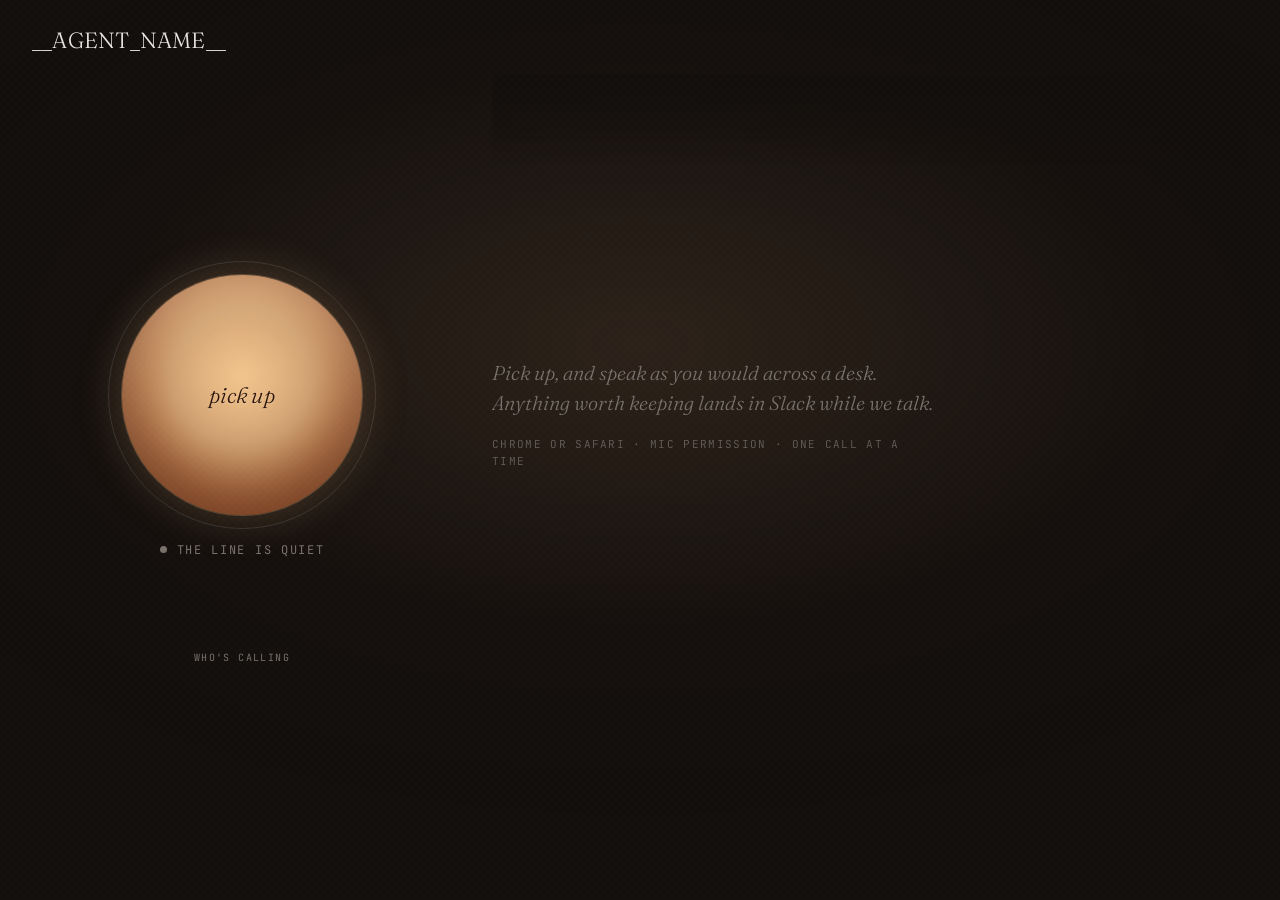
<file: voice-bridge/static/index.html>
<!doctype html>
<html lang="en">
<head>
<meta charset="utf-8">
<meta name="viewport" content="width=device-width, initial-scale=1, viewport-fit=cover">
<meta name="theme-color" content="#120F0D">
<title>__AGENT_NAME__ · the line</title>
<link rel="preconnect" href="https://fonts.googleapis.com">
<link rel="preconnect" href="https://fonts.gstatic.com" crossorigin>
<link href="https://fonts.googleapis.com/css2?family=Fraunces:ital,opsz,wght@0,9..144,300;0,9..144,400;1,9..144,300&family=Literata:ital,opsz,wght@0,7..72,400;1,7..72,400&family=JetBrains+Mono:wght@400;500&display=swap" rel="stylesheet">
<style>
  :root {
    --bg: #120F0D;            /* the study after the overheads are off */
    --bg-warm: #1C1917;
    --paper: #E7E5E4;
    --paper-dim: #A8A29E;
    --pencil: #78716C;
    --amber: #D4A574;
    --amber-hot: #F2C48D;
    --ember: #B8673A;
    --border: #2D2926;
    --green: #86EFAC;
    --font-display: 'Fraunces', Literata, Georgia, serif;
    --font-prose: 'Literata', Georgia, serif;
    --font-mono: 'JetBrains Mono', 'SF Mono', monospace;
    --lamp: 0;   /* 0..1 assistant speaking energy */
    --mic: 0;    /* 0..1 caller energy */
  }
  * { box-sizing: border-box; margin: 0; padding: 0; }
  html, body { height: 100%; }
  @supports (height: 100dvh) { body { min-height: 100dvh; height: 100dvh; } }
  body {
    background: var(--bg); color: var(--paper);
    font-family: var(--font-prose); -webkit-font-smoothing: antialiased;
    display: grid; grid-template-rows: auto 1fr auto; min-height: 100vh;
    overflow: hidden;
    padding-top: env(safe-area-inset-top);
  }
  /* paper grain, same crosshatch as the study */
  body::before {
    content: ''; position: fixed; inset: 0; pointer-events: none; z-index: 50; opacity: .035;
    background-image: url("data:image/svg+xml,%3Csvg width='8' height='8' xmlns='http://www.w3.org/2000/svg'%3E%3Cpath d='M0 0l8 8M8 0l-8 8' stroke='%23E7E5E4' stroke-width='0.5'/%3E%3C/svg%3E");
    background-size: 8px 8px;
  }
  /* the pool of lamplight on the desk, breathes with the assistant's voice */
  #light {
    position: fixed; inset: 0; pointer-events: none; z-index: 0;
    background:
      radial-gradient(ellipse 60% 45% at 50% 38%, rgba(212,165,116, calc(.10 + var(--lamp) * .22)) 0%, rgba(212,165,116,0) 70%),
      radial-gradient(ellipse 90% 70% at 50% 40%, rgba(184,103,58, calc(.05 + var(--lamp) * .06)) 0%, rgba(18,15,13,0) 75%);
    transition: background 120ms linear;
  }

  /* ---------- top: the nameplate ---------- */
  header {
    position: relative; z-index: 2;
    display: flex; align-items: baseline; justify-content: space-between;
    padding: 26px 32px 0; gap: 20px;
    animation: rise .9s cubic-bezier(.2,.7,.2,1) both;
  }
  header .name { font-family: var(--font-display); font-weight: 300; font-size: 22px; letter-spacing: .01em; color: var(--paper); }
  header .name em { font-style: italic; color: var(--amber); }
  header .meta { font-family: var(--font-mono); font-size: 11px; letter-spacing: .12em; text-transform: uppercase; color: var(--pencil); display: flex; gap: 18px; align-items: center; }
  header .meta #timer { color: var(--paper-dim); letter-spacing: .08em; text-transform: none; font-variant-numeric: tabular-nums; }
  header .meta a { color: var(--pencil); text-decoration: none; border-bottom: 1px solid transparent; }
  header .meta a:hover { color: var(--amber); border-bottom-color: var(--amber); }

  /* ---------- middle: the lamp and the script ---------- */
  main {
    position: relative; z-index: 1;
    display: grid; grid-template-columns: minmax(280px, 420px) minmax(0, 1fr);
    gap: 40px; padding: 20px 32px 0; overflow: hidden; align-items: stretch;
  }

  /* the lamp: one object on the desk */
  #lamp-col { display: flex; flex-direction: column; align-items: center; justify-content: center; gap: 26px; min-height: 360px; }
  #lamp {
    position: relative; width: 240px; height: 240px; border-radius: 50%; cursor: pointer; border: 0; outline: none;
    background:
      radial-gradient(circle at 50% 42%, var(--amber-hot) 0%, var(--amber) 38%, var(--ember) 78%, #6E3B22 100%);
    box-shadow:
      0 0 0 1px rgba(242,196,141,.25),
      0 0 calc(40px + var(--lamp) * 90px) calc(6px + var(--lamp) * 24px) rgba(212,165,116, calc(.22 + var(--lamp) * .35)),
      inset 0 -30px 60px rgba(60,25,10,.55), inset 0 18px 40px rgba(255,235,205,.28);
    transition: transform .6s cubic-bezier(.2,.7,.2,1), filter .6s ease;
    animation: rise 1.1s .15s cubic-bezier(.2,.7,.2,1) both, idle-breathe 6s 1.2s ease-in-out infinite;
    -webkit-tap-highlight-color: transparent;
  }
  #lamp:hover { transform: scale(1.02); }
  #lamp:active { transform: scale(.985); }
  body.live #lamp { animation: rise 1.1s .15s cubic-bezier(.2,.7,.2,1) both; transform: scale(calc(1 + var(--lamp) * .06)); transition: transform 90ms linear; }
  body.ended #lamp { filter: saturate(.6) brightness(.8); }
  body.reconnecting #lamp { filter: saturate(.7) brightness(.85); }
  body.reconnecting #state .dot { background: var(--amber); animation: pulse 1.1s ease-in-out infinite; }
  @keyframes idle-breathe { 0%,100% { filter: brightness(1); } 50% { filter: brightness(1.08); } }
  /* the caller's own voice: a thin ring that widens as you speak */
  #lamp::after {
    content: ''; position: absolute; inset: calc(-14px - var(--mic) * 26px); border-radius: 50%;
    border: 1px solid rgba(231,229,228, calc(.12 + var(--mic) * .5));
    transition: inset 80ms linear, border-color 80ms linear; pointer-events: none;
  }
  /* rings that ripple outward while the assistant speaks */
  #rings { position: absolute; inset: 0; pointer-events: none; display: grid; place-items: center; }
  #rings span { position: absolute; width: 240px; height: 240px; border-radius: 50%; border: 1px solid rgba(212,165,116,.35); opacity: 0; }
  body.speaking #rings span { animation: ripple 2.4s linear infinite; }
  body.speaking #rings span:nth-child(2) { animation-delay: .8s; }
  body.speaking #rings span:nth-child(3) { animation-delay: 1.6s; }
  @keyframes ripple { 0% { transform: scale(1); opacity: .45; } 100% { transform: scale(2.1); opacity: 0; } }

  #lamp .label {
    position: absolute; inset: 0; display: grid; place-items: center;
    font-family: var(--font-display); font-style: italic; font-weight: 300; font-size: 22px; color: #2A1409;
    letter-spacing: .01em; text-shadow: 0 1px 0 rgba(255,240,220,.35);
    transition: opacity .4s ease;
  }
  body.live #lamp .label { opacity: 0; }

  #state {
    font-family: var(--font-mono); font-size: 12px; letter-spacing: .14em; text-transform: uppercase; color: var(--pencil);
    display: flex; align-items: center; gap: 10px; min-height: 18px;
    animation: rise 1s .3s cubic-bezier(.2,.7,.2,1) both;
  }
  #state .dot { width: 7px; height: 7px; border-radius: 50%; background: var(--pencil); }
  body.live #state .dot { background: var(--green); box-shadow: 0 0 10px rgba(134,239,172,.6); }
  body.thinking #state .dot { background: var(--amber); animation: pulse 1.1s ease-in-out infinite; }
  @keyframes pulse { 50% { opacity: .3; } }

  /* controls under the lamp */
  #controls { display: flex; gap: 10px; align-items: center; min-height: 40px; animation: rise 1s .4s cubic-bezier(.2,.7,.2,1) both; }
  .pill {
    font-family: var(--font-mono); font-size: 11px; letter-spacing: .1em; text-transform: uppercase;
    padding: 10px 16px; border-radius: 999px; border: 1px solid var(--border); background: transparent; color: var(--paper-dim);
    cursor: pointer; transition: border-color .2s, color .2s, background .2s;
  }
  .pill:hover { border-color: var(--amber); color: var(--amber); }
  .pill.danger:hover { border-color: #C2634F; color: #E08573; }
  .pill.on { border-color: var(--amber); color: var(--amber); }
  body:not(.live) .live-only { display: none; }
  body.live .idle-only, body.live #callers { display: none; }

  /* voice chips: choose who answers */
  #callers { display: flex; flex-wrap: wrap; gap: 6px; justify-content: center; max-width: 380px; animation: rise 1s .5s cubic-bezier(.2,.7,.2,1) both; }
  #callers .lead { flex-basis: 100%; text-align: center; font-family: var(--font-mono); font-size: 10px; letter-spacing: .14em; text-transform: uppercase; color: var(--pencil); margin-bottom: 4px; }
  .chip {
    font-family: var(--font-mono); font-size: 11px; padding: 5px 10px; border-radius: 999px; cursor: pointer;
    border: 1px solid var(--border); color: var(--pencil); background: transparent; transition: all .15s;
  }
  .chip:hover { color: var(--paper-dim); border-color: var(--pencil); }
  .chip.on { color: var(--amber); border-color: var(--amber); background: rgba(212,165,116,.08); }

  /* the script: what has been said */
  #script-col { position: relative; min-height: 0; display: flex; flex-direction: column; }
  #script-col::before { /* fade the older lines into the dark, like the top of a page in lamplight */
    content: ''; position: absolute; left: 0; right: 0; top: 0; height: 90px; z-index: 2; pointer-events: none;
    background: linear-gradient(var(--bg), rgba(18,15,13,0));
  }
  #script { flex: 1; overflow-y: auto; padding: 60px 8px 40px 0; scrollbar-width: none; mask-image: linear-gradient(to bottom, transparent, black 80px, black 92%, transparent); }
  #script::-webkit-scrollbar { display: none; }
  #script { -webkit-overflow-scrolling: touch; overscroll-behavior: contain; scroll-behavior: smooth; }
  #latest { position: absolute; left: 50%; bottom: 14px; transform: translate(-50%, 12px); z-index: 3; opacity: 0; pointer-events: none;
    background: var(--bg); transition: opacity .25s ease, transform .25s ease; }
  #latest.show { opacity: 1; pointer-events: auto; transform: translate(-50%, 0); }
  #script .empty { font-family: var(--font-display); font-style: italic; font-weight: 300; font-size: 20px; color: var(--pencil); max-width: 34ch; line-height: 1.5; margin-top: 30%; animation: rise 1s .6s cubic-bezier(.2,.7,.2,1) both; }
  #script .empty small { display: block; font-family: var(--font-mono); font-style: normal; font-size: 11px; letter-spacing: .12em; text-transform: uppercase; margin-top: 18px; color: var(--pencil); opacity: .8; }
  .line { display: grid; grid-template-columns: 64px 1fr; gap: 16px; margin: 0 0 18px; max-width: 62ch; animation: fadein .35s ease both; }
  .line .who { font-family: var(--font-mono); font-size: 10.5px; letter-spacing: .12em; text-transform: uppercase; color: var(--pencil); padding-top: 6px; text-align: right; }
  .line .t { font-size: 17px; line-height: 1.6; color: var(--paper-dim); }
  .line.agent .t { color: var(--paper); }
  .line.agent .who { color: var(--amber); opacity: .85; }
  .line.partial .t::after { content: '▍'; color: var(--amber); opacity: .6; margin-left: 2px; animation: pulse 1s infinite; }
  @keyframes fadein { from { opacity: 0; transform: translateY(4px); } }
  @keyframes rise { from { opacity: 0; transform: translateY(10px); } to { opacity: 1; transform: none; } }

  /* ---------- bottom: the margin note ---------- */
  footer {
    position: relative; z-index: 2; display: flex; justify-content: space-between; align-items: center;
    padding: 10px 32px 22px; font-family: var(--font-mono); font-size: 11px; color: var(--pencil); letter-spacing: .04em;
  }
  footer #thread { display: none; }
  body.live footer #thread, body.ended footer #thread { display: inline; }
  footer a { color: var(--paper-dim); text-decoration: none; border-bottom: 1px solid var(--border); }
  footer a:hover { color: var(--amber); border-bottom-color: var(--amber); }

  /* ---------- the phone in your hand ---------- */
  @media (max-width: 820px) {
    header { padding: 14px 20px 0; align-items: center; }
    header .name { font-size: 20px; }
    header .meta { gap: 12px; font-size: 10px; }
    main { grid-template-columns: 1fr; grid-template-rows: auto minmax(0, 1fr); gap: 6px; padding: 6px 20px 0; }
    #lamp-col { min-height: 0; gap: 14px; padding-top: 14px; justify-content: flex-start; }
    #lamp, #rings span { width: 150px; height: 150px; }
    #lamp .label { font-size: 18px; }
    #lamp::after { inset: calc(-9px - var(--mic) * 16px); }
    body.live #lamp, body.live #rings span { width: 120px; height: 120px; }
    body.live #lamp { transition: width .5s cubic-bezier(.2,.7,.2,1), height .5s cubic-bezier(.2,.7,.2,1), transform 90ms linear; }
    #state { font-size: 11px; letter-spacing: .12em; }
    #controls { min-height: 0; }
    .pill { padding: 8px 14px; font-size: 10.5px; }
    #callers { max-width: 100%; gap: 5px; }
    .chip { font-size: 10.5px; padding: 4px 9px; }
    #script-col::before { display: none; }
    #script { padding: 10px 0 16px; mask-image: none; }
    #script .empty { margin-top: 6px; font-size: 17px; max-width: none; }
    #script .empty small { display: none; }
    .line { grid-template-columns: 38px 1fr; gap: 10px; margin-bottom: 14px; max-width: none; }
    .line .who { font-size: 9.5px; padding-top: 5px; }
    .line .t { font-size: 15.5px; line-height: 1.55; }
    footer { padding: 6px 20px calc(12px + env(safe-area-inset-bottom)); font-size: 10px; }
    footer #foot-left { display: none; }
    body.live footer, body.ended footer { justify-content: flex-end; }
  }
  @media (max-height: 560px) {  /* landscape phone (often wider than 820px): lamp beside the script */
    header { padding: 10px 20px 0; }
    main { grid-template-columns: 200px 1fr; grid-template-rows: minmax(0, 1fr); gap: 20px; padding: 4px 20px 0; }
    #lamp-col { min-height: 0; gap: 10px; justify-content: center; }
    #lamp, #rings span, body.live #lamp, body.live #rings span { width: 110px; height: 110px; }
    #lamp .label { font-size: 16px; }
    #lamp::after { inset: calc(-7px - var(--mic) * 12px); }
    #callers { display: none; }
    .pill { padding: 7px 12px; font-size: 10px; }
    #script-col::before { display: none; }
    #script { padding: 6px 0 10px; mask-image: none; }
    #script .empty { margin-top: 4px; font-size: 16px; } #script .empty small { display: none; }
    .line { grid-template-columns: 38px 1fr; gap: 10px; margin-bottom: 10px; } .line .t { font-size: 15px; line-height: 1.5; }
    footer { padding: 4px 20px 10px; font-size: 10px; } footer #foot-left { display: none; }
  }
</style>
</head>
<body>
<div id="light"></div>
<header>
  <div class="name">__AGENT_NAME__</div>
  <div class="meta"><span id="timer"></span><span id="callername"></span></div>
</header>

<main>
  <section id="lamp-col">
    <div style="position:relative; display:grid; place-items:center;">
      <div id="rings"><span></span><span></span><span></span></div>
      <button id="lamp" aria-label="Pick up"><span class="label">pick up</span></button>
    </div>
    <div id="state"><span class="dot"></span><span id="state-text">the line is quiet</span></div>
    <div id="controls">
      <button class="pill live-only" id="mute">mute</button>
      <button class="pill live-only danger" id="hang">hang up</button>
    </div>
    <div id="callers" class="idle-only"><span class="lead">who's calling</span></div>
  </section>

  <section id="script-col">
    <button id="latest" class="pill">↓ latest</button>
    <div id="script">
      <div class="empty" id="empty">Pick up, and speak as you would across a desk. Anything worth keeping lands in Slack while we talk.
        <small>chrome or safari · mic permission · one call at a time</small></div>
    </div>
  </section>
</main>

<footer>
  <span id="foot-left"></span>
  <span id="thread"><a id="thread-link" href="#" target="_blank" rel="noopener">this call's thread ↗</a></span>
</footer>

<script>
const RATE = 24000;
const $ = id => document.getElementById(id);
const root = document.documentElement;
let ws, ctx, workletNode, micStream, playhead = 0, muted = false, startedAt = 0, timerIv;
let outAnalyser, micAnalyser, outGain, raf;
const voice = 'stone';
const AGENT = __AGENT_JSON__;                 // filled in by bridge.py from VOICE_AGENT_NAME
const CALLERS = __CALLERS_JSON__;             // filled in by bridge.py from callers.json
const WHO = AGENT.split(' ')[0].toLowerCase();  // short label in the transcript margin
$('foot-left').textContent = location.host + ' · gpt-live-1 → claude';
for (const [id, name] of Object.entries(CALLERS)) {
  const b = document.createElement('button'); b.className = 'chip caller'; b.dataset.user = id; b.textContent = name.toLowerCase();
  $('callers').appendChild(b);
}
let user = new URLSearchParams(location.search).get('user') || localStorage.getItem('voice-caller') || '';
function paintCaller() {
  document.querySelectorAll('.chip.caller').forEach(c => c.classList.toggle('on', c.dataset.user === user));
  $('callername').textContent = user ? 'for ' + CALLERS[user] : '';
}
document.querySelectorAll('.chip.caller').forEach(c => c.onclick = () => { user = c.dataset.user; localStorage.setItem('voice-caller', user); paintCaller(); });

/* one voice, fixed on the page; the bridge still accepts ?voice= for experiments */
paintCaller();

/* ---- state helpers ---- */
function setState(text, cls) {
  $('state-text').textContent = text;
  document.body.classList.toggle('thinking', cls === 'thinking');
}
/* tool names → what a person would say they're doing */
function verb(tool) {
  const t = tool.toLowerCase();
  if (/postgres|render|sql|database/.test(t)) return 'checking production…';
  if (/gmail|mail/.test(t)) return 'reading email…';
  if (/calendar/.test(t)) return 'checking the calendar…';
  if (/slack/.test(t)) return 'reading slack…';
  if (/websearch|webfetch|fetch|browser/.test(t)) return 'looking it up…';
  if (/^(read|grep|glob|ls)$/.test(t)) return 'reading…';
  if (/^(edit|write|notebookedit)$/.test(t)) return 'writing…';
  if (/^(bash|toolsearch|agent|task)$/.test(t)) return 'working on it…';
  if (/basecamp/.test(t)) return 'checking basecamp…';
  return 'working on it…';
}
function fmt(s) { return `${String(Math.floor(s/60)).padStart(2,'0')}:${String(s%60).padStart(2,'0')}`; }

/* ---- transcript ---- */
/* One block per speaker turn. Consecutive sentences from the same voice join the same
   paragraph, the way a script reads. Scrolling follows the newest line unless you scroll
   away; then it leaves you alone and offers a way back. */
const partial = {};
let lastRole = null, lastBlock = null, ended = false, following = true, scrollRaf = 0;
const scriptEl = $('script');
function nearBottom() { return scriptEl.scrollHeight - scriptEl.scrollTop - scriptEl.clientHeight < 48; }
function follow() {
  if (!following || scrollRaf) return;
  scrollRaf = requestAnimationFrame(() => {
    scrollRaf = 0;
    scriptEl.scrollTo({ top: scriptEl.scrollHeight, behavior: 'smooth' });
  });
}
let userScrolling = false, scrollIdle;
scriptEl.addEventListener('scroll', () => {
  // a scroll the user made can switch follow mode off; reaching the bottom always switches it on
  if (userScrolling) following = nearBottom();
  else if (nearBottom()) following = true;
  $('latest').classList.toggle('show', !following);
}, { passive: true });
for (const ev of ['touchstart', 'wheel', 'pointerdown']) scriptEl.addEventListener(ev, () => { userScrolling = true; clearTimeout(scrollIdle); scrollIdle = setTimeout(() => userScrolling = false, 1200); }, { passive: true });
$('latest').onclick = () => { userScrolling = false; clearTimeout(scrollIdle); following = true; $('latest').classList.remove('show'); follow(); };

function showLine(role, text, isPartial) {
  if (ended) return;
  $('empty')?.remove();
  let el = partial[role];
  if (!el) {
    const other = role === 'you' ? 'agent' : 'you';
    if (partial[other]) { partial[other].classList.remove('partial'); delete partial[other]; }
    if (lastRole === role && lastBlock) {
      el = lastBlock; el.dataset.done = el.querySelector('.t').textContent + ' ';
    } else {
      el = document.createElement('div'); el.className = 'line ' + role; el.dataset.done = '';
      el.innerHTML = `<span class="who">${role === 'you' ? 'you' : WHO}</span><span class="t"></span>`;
      scriptEl.appendChild(el);
    }
    partial[role] = el; lastRole = role; lastBlock = el;
  }
  el.querySelector('.t').textContent = el.dataset.done + text;
  el.classList.toggle('partial', !!isPartial);
  if (!isPartial || /[.!?]\s*$/.test(text)) { el.classList.remove('partial'); delete partial[role]; }
  follow();
}
function replayTranscript(lines) {
  scriptEl.querySelectorAll('.line').forEach(e => e.remove());
  lastRole = null; lastBlock = null; Object.keys(partial).forEach(k => delete partial[k]);
  for (const [role, text] of lines) showLine(role === 'caller' ? 'you' : 'agent', text, false);
}

/* ---- audio ---- */
const workletCode = `
class PCM extends AudioWorkletProcessor {
  constructor(){ super(); this.buf = []; this.n = 0; }
  process(inputs){
    const ch = inputs[0][0]; if (!ch) return true;
    const out = new Int16Array(ch.length);
    for (let i=0;i<ch.length;i++){ const s = Math.max(-1, Math.min(1, ch[i])); out[i] = s < 0 ? s*0x8000 : s*0x7fff; }
    this.buf.push(out); this.n += out.length;
    if (this.n >= 2400) {
      const all = new Int16Array(this.n); let o=0; for (const b of this.buf){ all.set(b,o); o+=b.length; }
      this.port.postMessage(all.buffer, [all.buffer]); this.buf = []; this.n = 0;
    }
    return true;
  }
}
registerProcessor('pcm', PCM);`;

function playPCM(buf) {
  const i16 = new Int16Array(buf), f32 = new Float32Array(i16.length);
  for (let i = 0; i < i16.length; i++) f32[i] = i16[i] / 0x8000;
  const ab = ctx.createBuffer(1, f32.length, RATE); ab.getChannelData(0).set(f32);
  const src = ctx.createBufferSource(); src.buffer = ab; src.connect(outGain);
  const now = ctx.currentTime;
  if (playhead < now + 0.05) playhead = now + 0.05;
  src.start(playhead); playhead += ab.duration;
}

function meter(an, data) { an.getByteTimeDomainData(data); let s = 0; for (let i = 0; i < data.length; i++) { const v = (data[i] - 128) / 128; s += v * v; } return Math.sqrt(s / data.length); }
function animate() {
  const od = new Uint8Array(outAnalyser.fftSize), md = new Uint8Array(micAnalyser.fftSize);
  let lampLvl = 0, micLvl = 0;
  const tick = () => {
    const o = Math.min(1, meter(outAnalyser, od) * 6), m = Math.min(1, meter(micAnalyser, md) * 5);
    lampLvl += (o - lampLvl) * (o > lampLvl ? .5 : .12);
    micLvl += (m - micLvl) * (m > micLvl ? .5 : .15);
    root.style.setProperty('--lamp', lampLvl.toFixed(3)); root.style.setProperty('--mic', (muted ? 0 : micLvl).toFixed(3));
    document.body.classList.toggle('speaking', lampLvl > .06);
    raf = requestAnimationFrame(tick);
  };
  tick();
}

/* ---- the call ---- */
let callId = null, wantHangup = false, wakeLock = null, reconnectTimer = null;

async function keepAwake() {
  // Screen Wake Lock: the phone stops locking mid-call. Re-acquired whenever we come back to the foreground.
  try { if ('wakeLock' in navigator && document.visibilityState === 'visible') { wakeLock = await navigator.wakeLock.request('screen'); } } catch {}
}
async function releaseAwake() { try { await wakeLock?.release(); } catch {} wakeLock = null; }

async function openMic() {
  micStream = await navigator.mediaDevices.getUserMedia({ audio: { echoCancellation: true, noiseSuppression: true, autoGainControl: true, channelCount: 1 } });
  const src = ctx.createMediaStreamSource(micStream);
  src.connect(workletNode); src.connect(micAnalyser);
}

function connect(resume) {
  const url = `wss://${location.host}/ws?user=${user}&voice=${voice}` + (resume && callId ? `&resume=${callId}` : '');
  ws = new WebSocket(url);
  ws.binaryType = 'arraybuffer';
  ws.onopen = () => {
    clearTimeout(reconnectTimer); reconnectTimer = null;
    ended = false;
    document.body.classList.add('live'); document.body.classList.remove('ended', 'reconnecting');
    if (!startedAt) {
      lastRole = null; lastBlock = null; startedAt = Date.now();
      timerIv = setInterval(() => $('timer').textContent = fmt(Math.floor((Date.now() - startedAt) / 1000)), 500);
      animate();
    }
    setState('listening'); keepAwake();
  };
  ws.onmessage = ev => {
    if (ev.data instanceof ArrayBuffer) { playPCM(ev.data); return; }
    const m = JSON.parse(ev.data);
    if (m.type === 'transcript') showLine(m.role, m.text, m.partial);
    else if (m.type === 'call') { callId = m.id; if (m.started_ms) { startedAt = Date.now() - m.started_ms; } }
    else if (m.type === 'replay') { replayTranscript(m.lines || []); }
    else if (m.type === 'status') {
      if (m.text === 'connected') setState('listening');
      else if (/thinking/i.test(m.text)) setState('thinking', 'thinking');
      else if (/^tool: /.test(m.text)) setState(verb(m.text.replace(/^tool: /, '').replace(/…$/, '')), 'thinking');
      else if (m.text === 'listening') setState('listening');
      else setState(m.text.toLowerCase());
    }
    else if (m.type === 'thread' && m.url) { $('thread-link').href = m.url; }
    else if (m.type === 'caller' && m.user) { user = m.user; $('callername').textContent = 'for ' + (CALLERS[m.user] || m.name || '').toLowerCase() + (m.via ? ' · ' + m.via : ''); }
    else if (m.type === 'ended') { hangUp(true); }
  };
  ws.onclose = () => {
    if (wantHangup || !startedAt) { hangUp(true); return; }
    // The line dropped (screen lock, network blip). The bridge keeps the call warm for 90 s: get back on it.
    document.body.classList.add('reconnecting'); setState('reconnecting…', 'thinking');
    const deadline = Date.now() + 90000;
    const retry = () => {
      if (wantHangup) return;
      if (Date.now() > deadline) { setState('line dropped'); hangUp(true); return; }
      if (document.visibilityState !== 'visible') { reconnectTimer = setTimeout(retry, 1000); return; }
      try { connect(true); } catch {}
      reconnectTimer = setTimeout(() => { if (ws.readyState !== 1) { try { ws.close(); } catch {} retry(); } }, 2500);
    };
    retry();
  };
  workletNode.port.onmessage = e => { if (ws.readyState === 1 && !muted) ws.send(e.data); };
}

async function pickUp() {
  setState('picking up…');
  wantHangup = false; callId = null; startedAt = 0;
  ctx = new (window.AudioContext || window.webkitAudioContext)({ sampleRate: RATE });
  await ctx.resume();
  if (ctx.sampleRate !== RATE) { setState('this browser will not open audio at 24 khz'); return; }
  await ctx.audioWorklet.addModule(URL.createObjectURL(new Blob([workletCode], { type: 'application/javascript' })));
  workletNode = new AudioWorkletNode(ctx, 'pcm');
  micAnalyser = ctx.createAnalyser(); micAnalyser.fftSize = 512;
  outGain = ctx.createGain(); outAnalyser = ctx.createAnalyser(); outAnalyser.fftSize = 512;
  outGain.connect(outAnalyser); outGain.connect(ctx.destination);
  await openMic();
  connect(false);
}

/* Coming back from the lock screen or another app: wake the audio graph, re-open a mic
   the OS may have closed, and take the wake lock again. */
document.addEventListener('visibilitychange', async () => {
  if (document.visibilityState !== 'visible' || !document.body.classList.contains('live')) return;
  try { if (ctx && ctx.state !== 'running') await ctx.resume(); } catch {}
  try { if (micStream && micStream.getTracks().some(t => t.readyState === 'ended')) { micStream.getTracks().forEach(t => t.stop()); await openMic(); } } catch {}
  keepAwake();
});

function hangUp(remote) {
  ended = true; wantHangup = true;
  clearTimeout(reconnectTimer); reconnectTimer = null;
  if (ws && ws.readyState === 1 && !remote) ws.send(JSON.stringify({ type: 'hangup' }));
  try { workletNode?.disconnect(); micStream?.getTracks().forEach(t => t.stop()); } catch {}
  clearInterval(timerIv); cancelAnimationFrame(raf); releaseAwake();
  setTimeout(() => { try { ctx?.close(); } catch {} root.style.setProperty('--lamp', 0); root.style.setProperty('--mic', 0); document.body.classList.remove('speaking'); }, 1200);
  document.body.classList.remove('live', 'thinking', 'reconnecting'); document.body.classList.add('ended');
  const secs = Math.floor((Date.now() - startedAt) / 1000);
  setState(startedAt ? `line closed · ${fmt(secs)}` : 'the line is quiet');
  Object.keys(partial).forEach(k => { partial[k].classList.remove('partial'); delete partial[k]; });
  startedAt = 0;
}

$('lamp').onclick = () => { if (!document.body.classList.contains('live')) pickUp().catch(e => setState('error: ' + e.message.toLowerCase())); };
$('hang').onclick = () => hangUp(false);
$('mute').onclick = () => { muted = !muted; $('mute').textContent = muted ? 'unmute' : 'mute'; $('mute').classList.toggle('on', muted);
  ws?.send(JSON.stringify({ type: muted ? 'mute' : 'unmute' })); };
document.addEventListener('keydown', e => { if (e.code === 'Space' && !document.body.classList.contains('live') && e.target === document.body) { e.preventDefault(); $('lamp').click(); } });
</script>
</body>
</html>
</file>
